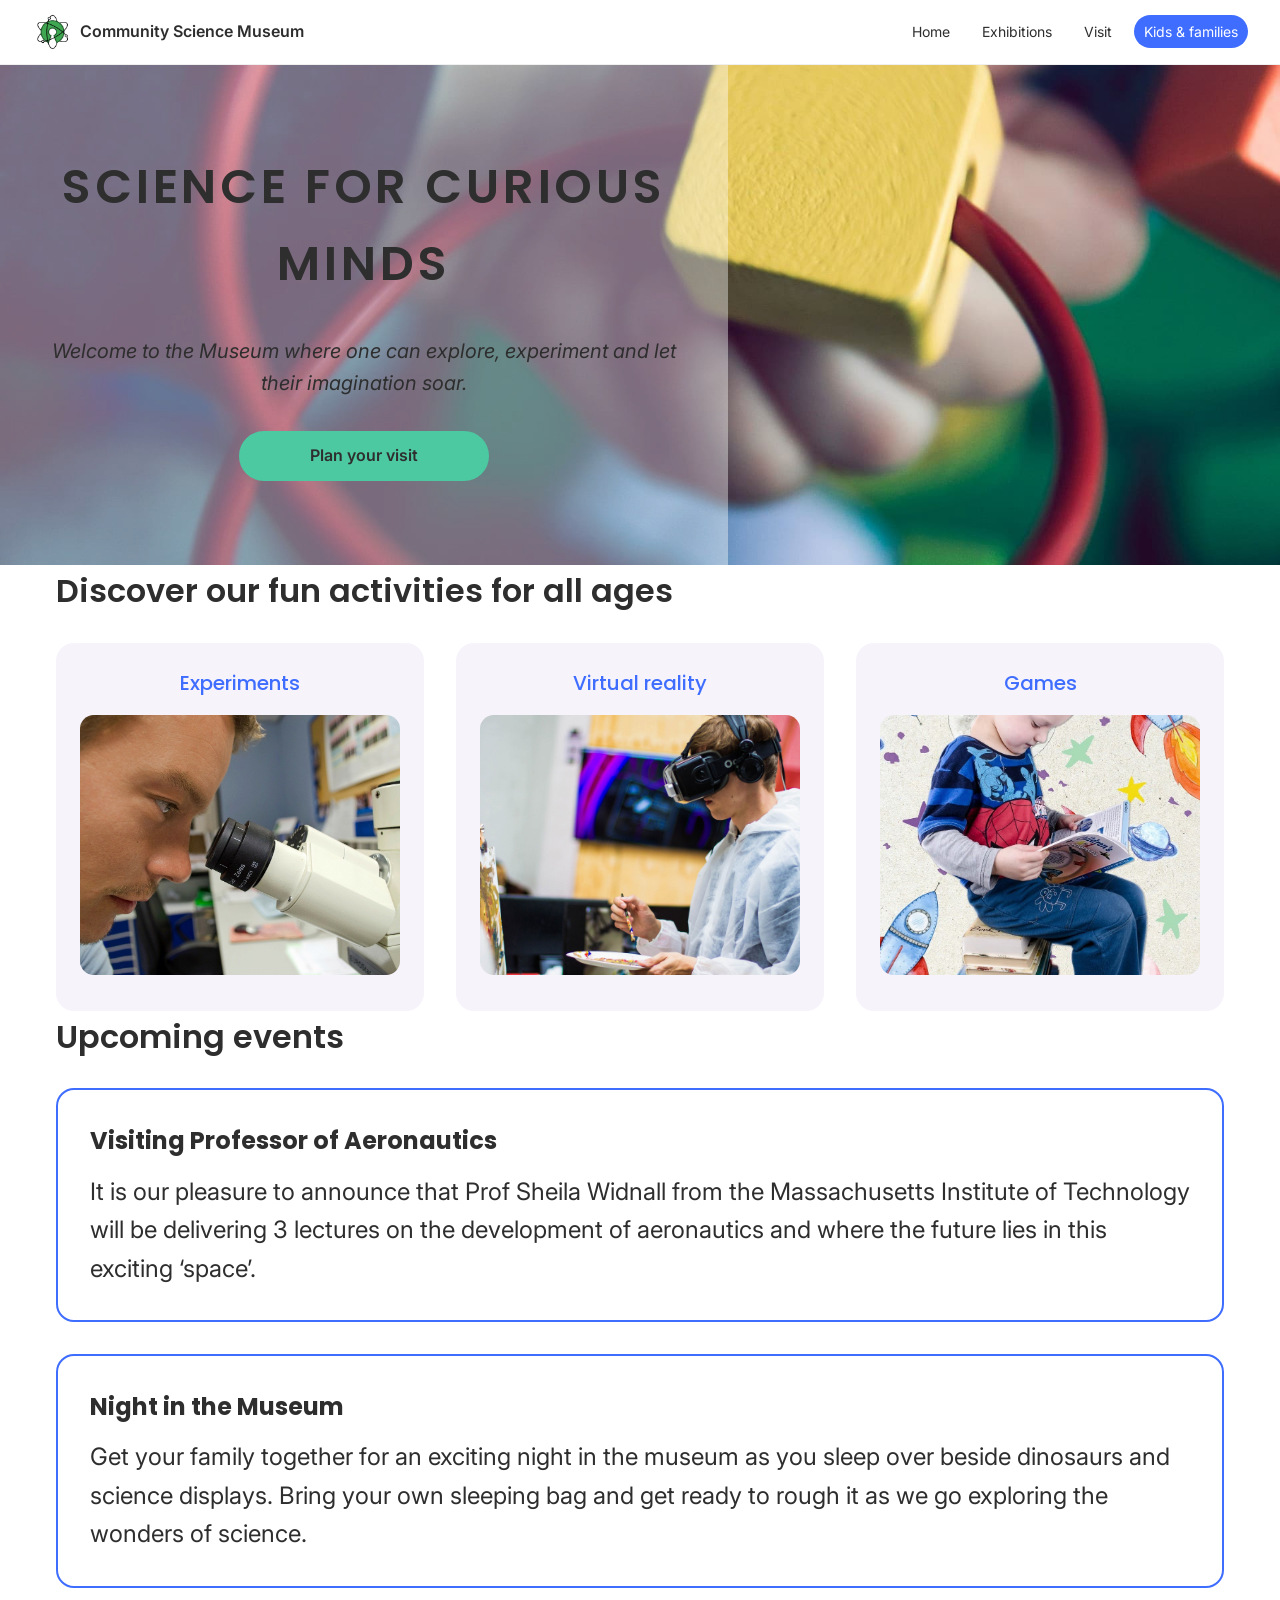
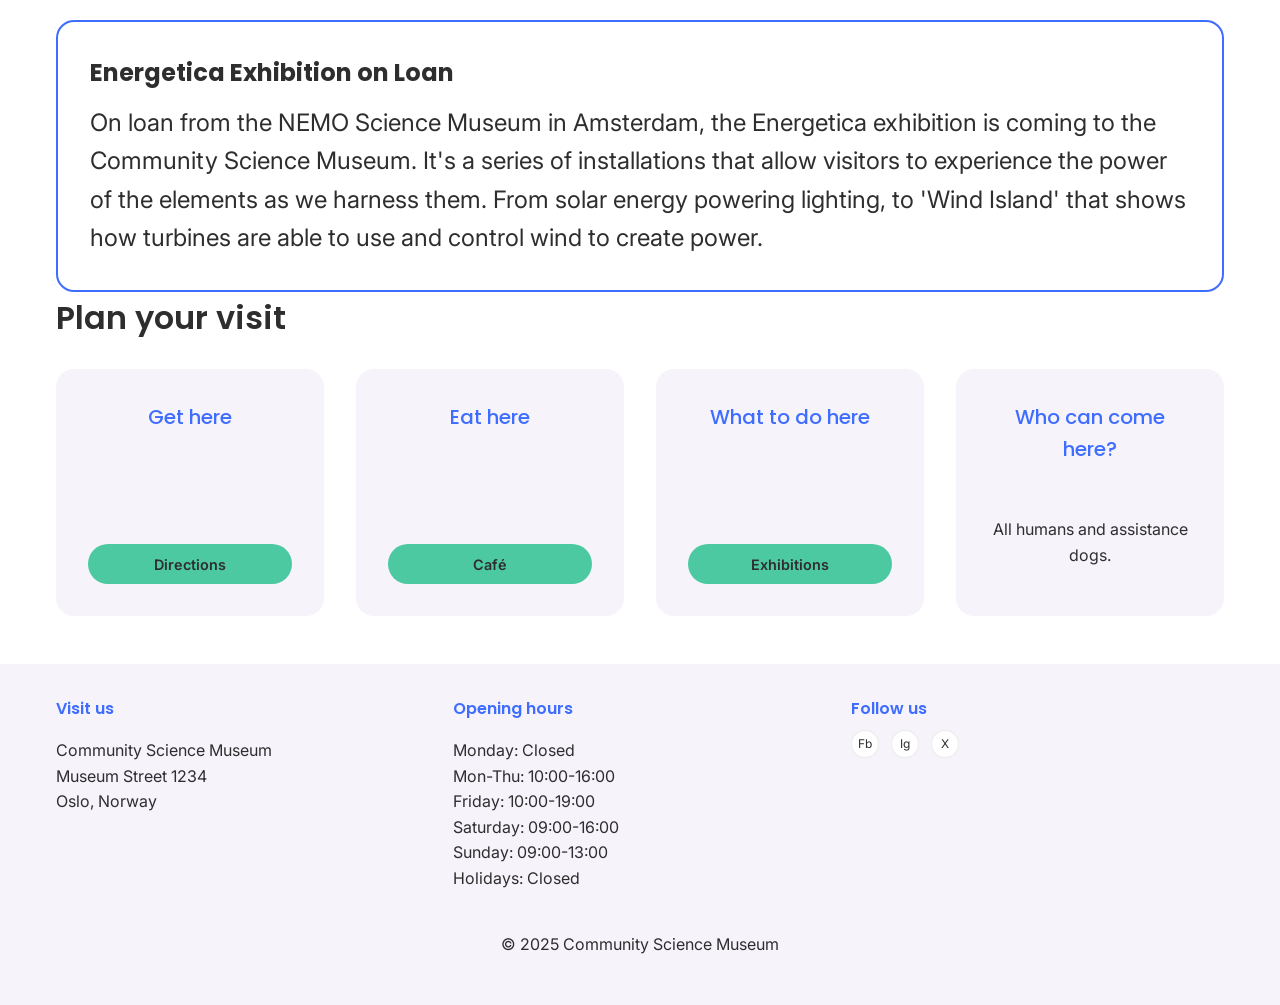
<file: pages/kids.html>
<!DOCTYPE html>
<html lang="en">
<head>
    <meta charset="UTF-8">
    <meta name="viewport" content="width=device-width, initial-scale=1.0">
    <title>Community Science Museum - Home</title>
    <link rel="stylesheet" href="../css/style.css">

    <meta name="description" content="Explore the wonders of science at the Community Science Museum. Discover exhibits, events, and educational resources for all ages.">

    <!--Google fonts-->
    <link href="https://fonts.googleapis.com/css2?family=Inter:wght@300;400;500;600&family=Poppins:wght@400;500;600&display=swap" rel="stylesheet">

    <link rel="stylesheet" href="../css/style.css" />
</head>
<body>
    <header class="site-header">
    <div class="container header-inner">
      <a href="../index.html" class="logo">
        <img src="../icons/logo.jpg" alt="Community Science Museum logo" class="logo-icon"/>
        <span class="logo-text">Community Science Museum</span>
      </a>

      <nav class="main-nav" aria-label="Main navigation">
        <ul>
          <li><a href="../index.html" class="nav-link">Home</a></li>
          <li><a href="exhibitions.html" class="nav-link">Exhibitions</a></li>
          <li><a href="visit.html" class="nav-link">Visit</a></li>
          <li><a href="kids.html" class="nav-link active">Kids & families</a></li>
        </ul>
      </nav>
    </div>
  </header>

<main>
      <!-- HERO -->
  <section class="hero hero-kids">
    <div class="hero-overlay hero-overlay-left hero-overlay-40 hero-overlay-kids">
      <h1 class="hero-title">SCIENCE FOR CURIOUS MINDS</h1>
      <p class="kids-hero-tagline">
        <em>Welcome to the Museum where one can explore, experiment and let their imagination soar.</em>
      </p>

      <a href="visit.html" class="btn btn-secondary btn-fixed">Plan your visit</a>
    </div>
  </section>

  <!-- ACTIVITIES -->
  <section class="section kids-activities">
    <div class="container">
      <h2 class="section-title section-title-center">Discover our fun activities for all ages</h2>

      <div class="card-grid kids-activities-grid">
        <article class="card activity-card">
          <h3 class="activity-title">Experiments</h3>
          <img src="../images/microscope.jpg" alt="Science experiment activity" />
        </article>

        <article class="card activity-card">
          <h3 class="activity-title">Virtual reality</h3>
          <img src="../images/vr-headset.jpg" alt="Virtual reality activity at the museum" />
        </article>

        <article class="card activity-card">
          <h3 class="activity-title">Games</h3>
          <img src="../images/kid-reading.jpg" alt="Interactive science games for kids" />
        </article>
      </div>
    </div>
  </section>

  <!-- UPCOMING EVENTS -->
  <section class="section kids-events">
    <div class="container">
      <h2 class="section-title">Upcoming events</h2>

      <div class="events-stack">
        <article class="card event-card">
          <h3 class="event-title">Visiting Professor of Aeronautics</h3>
          <p>
            It is our pleasure to announce that Prof Sheila Widnall from the Massachusetts Institute of Technology will be delivering 3
            lectures on the development of aeronautics and where the future lies in this exciting ‘space’.
          </p>
        </article>

        <article class="card event-card">
          <h3 class="event-title">Night in the Museum</h3>
          <p>
            Get your family together for an exciting night in the museum as you sleep over beside dinosaurs and science displays.
            Bring your own sleeping bag and get ready to rough it as we go exploring the wonders of science.
          </p>
        </article>

        <article class="card event-card">
          <h3 class="event-title">Energetica Exhibition on Loan</h3>
          <p>
            On loan from the NEMO Science Museum in Amsterdam, the Energetica exhibition is coming to the Community Science Museum.
            It's a series of installations that allow visitors to experience the power of the elements as we harness them.
            From solar energy powering lighting, to 'Wind Island' that shows how turbines are able to use and control wind to create power.
          </p>
        </article>
      </div>
    </div>
  </section>

  <!-- PLAN YOUR VISIT (4 CARDS) -->
  <section class="section kids-plan">
    <div class="container">
      <h2 class="section-title section-title-center">Plan your visit</h2>

      <div class="card-grid kids-plan-grid">
        <article class="card plan-card">
          <h3>Get here</h3>
          <a class="btn btn-primary btn-small" href="visit.html">Directions</a>
        </article>

        <article class="card plan-card">
          <h3>Eat here</h3>
          <a class="btn btn-primary btn-small" href="visit.html">Café</a>
        </article>

        <article class="card plan-card">
          <h3>What to do here</h3>
          <a class="btn btn-primary btn-small" href="exhibitions.html">Exhibitions</a>
        </article>

        <article class="card plan-card">
          <h3>Who can come here?</h3>
          <p>All humans and assistance dogs.</p>
        </article>
      </div>
    </div>
  </section>
</main>

<footer class="site-footer">
    <div class="container footer-grid">
      <section class="footer-section">
        <h2 class="footer-heading">Visit us</h2>
        <p>Community Science Museum<br>
        Museum Street 1234<br>
        Oslo, Norway</p>
      </section>

      <section class="footer-section">
        <h2 class="footer-heading">Opening hours</h2>
        <p>
        Monday: Closed<br>
        Mon-Thu: 10:00-16:00<br>
        Friday: 10:00-19:00<br>
        Saturday: 09:00-16:00<br>
        Sunday: 09:00-13:00<br>
        Holidays: Closed<br>
        </p>
      </section>

      <section class="footer-section">
        <h2 class="footer-heading">Follow us</h2>
        <div class="footer-icons" aria-label="Social media">
          <a href="#" aria-label="Visit us on Facebook">Fb</a>
          <a href="#" aria-label="Visit us on Instagram">Ig</a>
          <a href="#" aria-label="Visit us on X">X</a>
        </div>
      </section>
    </div>

    <div class="footer-bottom">
      <p>© 2025 Community Science Museum</p>
    </div>
  </footer>
</body>
</html>
</file>
<file: css/style.css>
/* ==== RESET-ish ==== */
*,
*::before,
*::after {
  box-sizing: border-box;
}

body {
  margin: 0;
  font-family: "Inter", system-ui, -apple-system, BlinkMacSystemFont, sans-serif;
  color: #2E2E2E;
  background-color: #FFFFFF;
  line-height: 1.6;
}

/* ==== DESIGN TOKENS ==== */
:root {
  --color-primary: #3E6DFF;
  --color-secondary: #A68EFF;
  --color-bg: #FFFFFF;
  --color-text: #2E2E2E;
  --color-card: #F6F3FB;
  --color-cta: #4CC9A1;

  --radius-card: 16px;
  --shadow-soft: 0 8px 24px rgba(0, 0, 0, 0.06);

  --space-xs: 4px;
  --space-s: 8px;
  --space-m: 16px;
  --space-l: 24px;
  --space-xl: 32px;
  --space-xxl: 48px;
}

/* ==== GLOBAL LAYOUT ==== */
.container {
  width: 100%;
  max-width: 1200px;
  margin: 0 auto;
  padding-inline: 16px;
}

/* Headings */
h1, h2, h3 {
  font-family: "Poppins", system-ui, -apple-system, system-ui, -apple-system, BlinkMacSystemFont, 'Segoe UI', Roboto, Oxygen, Ubuntu, Cantarell, 'Open Sans', 'Helvetica Neue', sans-serif;
  margin-top: 0;
  color: var(--color-text);
}

h1 {
  font-size: clamp(32px, 4vw, 48px);
  font-weight: 600;
}

h2 {
  font-size: clamp(24px, 3vw, 32px);
  font-weight: 600;
}

h3 {
  font-size: 20px;
  font-weight: 500;
}

/* Paragraphs */
p {
  line-height: 1.6;
  font-size: 16px;
}

/* Links */
a {
  color: inherit;
  text-decoration: none;
}

a:focus-visible {
  outline: 3px solid var(--color-primary);
  outline-offset: 2px;
}

/* ==== HEADER & NAV ==== */
.site-header {
  background-color: #FFFFFF;
  border-bottom: 1px solid rgba(0, 0, 0, 0.06);
  position: sticky;
  top: 0;
  z-index: 10;
}

.site-header .container {
  max-width: 100%;
  padding-inline: 32px;
}

.header-inner {
  display: flex;
  align-items: center;
  justify-content: space-between;
  padding-block: 12px;
  gap: 16px;
}

/* Logo */
.logo {
  display: flex;
  align-items: center;
  gap: 8px;
  text-decoration: none;
}

.logo-icon {
  width: 40px;
  height: 40px;
  object-fit: contain;
}

.logo-text {
  font-weight: 600;
  color: var(--color-text);
}

.logo-mark {
  width: 32px;
  height: 32px;
  border-radius: 999px;
  background: var(--color-primary);
  color: white;
  font-size: 14px;
  font-weight: 600;
  display: inline-flex;
  align-items: center;
  justify-content: center;
}

@media (max-width: 600px) {
  .site-header .container {
    padding-inline: 16px;
  }
}

/* Nav */
.main-nav ul {
  list-style: none;
  display: flex;
  align-items: center;
  gap: 12px;
  padding: 0;
  margin: 0;
  flex-wrap: wrap; /* allows wrapping on small screens */
}

.nav-link {
  font-size: 14px;
  padding: 8px 10px;
  border-radius: 999px;
}

.nav-link:hover {
  background-color: rgba(62, 109, 255, 0.08);
}

.nav-link.active {
  background-color: var(--color-primary);
  color: #FFFFFF;
}

/* ==== FOOTER ==== */
.site-footer {
  margin-top: var(--space-xxl);
  background-color: var(--color-card);
  padding-block: var(--space-xl);
  font-size: 14px;
}

.footer-grid {
  display: grid;
  gap: var(--space-l);
}

.footer-heading {
  font-size: 16px;
  color: var(--color-primary);
  margin-bottom: var(--space-s);
}

.footer-icons a {
  display: inline-flex;
  align-items: center;
  justify-content: center;
  width: 28px;
  height: 28px;
  border-radius: 999px;
  background: #FFFFFF;
  border: 1px solid rgba(0, 0, 0, 0.08);
  font-size: 12px;
  margin-right: 8px;
}

.footer-bottom {
  text-align: center;
  margin-top: var(--space-l);
  font-size: 13px;
}

/* Footer: make 3 columns on wider screens */
@media (min-width: 768px) {
  .footer-grid {
    grid-template-columns: repeat(3, minmax(0, 1fr));
  }
}

.btn {
  display: inline-flex;
  align-items: center;
  justify-content: center;
  padding: 0.9rem 1.8rem;
  border-radius: 999px;
  font-weight: 600;
  font-size: 1rem;
  text-decoration: none;
  border: 2px solid transparent;
  cursor: pointer;
  transition: transform 0.15s ease, box-shadow 0.15s ease, background-color 0.15s ease, border-color 0.15s ease;
}

.btn-primary {
  background-color: var(--color-cta);
  color: var(--color-text);
}

 .btn-primary:hover, .btn-primary:focus-visible {
  background-color: #3ca884;
  color: var(--color-text);
  transform: translate(-1px);
  box-shadow: 0 6px 15px rgba(60, 168, 132, 0.3);
}

.btn-secondary {
  background-color: var(--color-cta);
  color: var(--color-text);
  border-color: var(--color-cta);
}

.btn-secondary:hover, .btn-secondary:focus-visible {
  background-color: var(--color-bg);
  color: var(--color-text);
}

.btn-wide {
  width: 100%;
  max-width: 310px;
}

.btn-small {
  width: auto;            
  min-width: 140px;       
  height: 40px;           
  padding: 0 1.25rem;
  font-size: 0.9rem;     
}

.hero {
    min-height: 600px;
    display: flex;
    align-items: stretch;
    justify-content: flex-start;
}

.hero-home {
    background-image: url(../images/hero-home.jpg);
    background-size: cover;
    background-position: center;
}

.hero-overlay {
    background-color: #FFFFFF;
    max-width: 728px;
    padding: 3rem 3.5rem;
    display: flex;
    flex-direction: column;
    justify-content: center;
}

.hero-overlay-40 {
    background-color: rgba(255, 255, 255, 0.4);
}

.hero-title {
    font-size: 3rem;
    letter-spacing: 0.08em;
    text-transform: uppercase;
    margin-bottom: 1rem;
}

.hero-text {
    font-size: 1.05rem;
    max-width: 32rem;
    margin-bottom: 2rem;
}

.hero-actions {
    display: flex;
    gap: 1rem;
    flex-wrap: wrap;
}

.exhibitions {
    background-color: #fdfcff;
}

.card-grid {
    display: grid;
    gap: 1.5rem;
}

.exhibitions-grid {
    grid-template-columns: repeat(4, minmax(0, 1fr));
}

.card {
    background-color: var(--color-card);
    border-radius: 18px;
    padding: 1rem;
    overflow: hidden;
}

.card img {
    width: 100%;
    height: 160px;
    object-fit: cover;
    border-radius: 12px;
    margin-bottom: 0.75rem;
}

.exhibition-card h3 {
    font-size: 1.1rem;
    margin-bottom: 0.4rem;
}

.exhibition-card p {
    font-size: 0.95rem;
}

.audience-block {
    display: grid;
    grid-template-columns: minmax(0, 1.1fr) minmax(0, 1.6fr);
    gap: 2rem;
    align-items: start;
    margin-bottom: 3rem;
}

.audience-image img {
    width: 100%;
    border-radius: 18px;
    object-fit: cover;
}

.audience-content h3 {
    font-size: 1.4rem;
    margin-bottom: 1rem;
}

.audience-content p + p {
    margin-top: 0.75rem;
}

.audience-content .btn {
    margin-top: 1.5rem;
}

.visit-summary {
    background-color: #faf8ff;
}

.visit-grid {
    display: grid;
    grid-template-columns: repeat(3, minmax(0, 1fr));
    gap: 1.5rem;
}

.info-card {
    border-radius: 18px;
    padding: 1.25rem;
    border: 2px solid var(--color-primary);
    background-color: #FFFFFF;
    display: flex;
    flex-direction: column;
    gap: 0.75rem;
}

.info-card h3 {
    font-size: 1.1rem;
    margin-bottom: 0.25rem;
}

.info-card-image {
    width: 100%;
    margin-top: 0.75rem;
    border-radius: 10px;
    object-fit: cover;
}

@media (max-width: 900px) {
    .hero {
        min-height: 420px;
}

.hero-overlay {
    max-width: none;
    width: 100%;
    padding: 2rem 1.5rem;
}

.hero-title {
    font-size: 2.2rem;
}

.hero-actions {
    flex-direction: column;
    align-items: stretch;
}

.exhibitions-grid, .visit-grid {
    grid-template-columns: repeat(2, minmax(0, 1fr));
}

.audience-block {
    grid-template-columns: minmax(0, 1fr);
}
}

@media (max-width: 600px) {
    .exhibitions-grid, .visit-grid {
        grid-template-columns: minmax(0, 1fr);
    }

.section {
    padding: 4rem 0;
}

.section-title {
    font-size: 1.7rem;
}
}

/*==== EXHIBITIONS HERO SECTION ====*/
.hero-exhibitions {
    background-image: url(../images/hero-exhibitions.jpg);
    background-size: cover;
    background-position: center;
}

/* right side overlay */
.hero-overlay-right {
    margin-left: auto;
    align-items: center;
    text-align: center;
}

.hero-overlay-40 {
    background-color: rgba(255, 255, 255, 0.4);
}

.hero-text-block p {
    margin: 0 0 0.75rem;
}

.btn-fixed {
    width: 250px;
    height: 50px;
    padding: 0;
}

/*====Stacked cards exhibition section====*/
.expo-stack .container {
    display: grid;
    gap: 2rem;
}

.expo-card {
    background: var(--color-card);
    border-radius: 18px;
    padding: 1.5rem;
    display: grid;
    grid-template-columns: minmax(0, 1fr) minmax(0, 1.4fr);
    gap: 2rem;
    align-items: center;
}

.expo-media img {
    width: 100%;
    height: 320px;
    object-fit: cover;
    border-radius: 14px;
    display: block;
}

.expo-title {
    margin-bottom: 1rem;
    color: var(--color-primary);
    text-align: center;
}

.expo-content p + p {
    margin-top: 0.8rem;
}

@media (max-width: 900px) {
    .expo-card {
        grid-template-columns: 1fr;
    }

    .expo-media img {
        height: 240px;
    }

    .hero-overlay-right {
        margin-left: 0;
        width: 100%;
    }
}

/* ===== VISIT HERO ===== */
.hero-visit {
  min-height: 400px;
  background-image: url("../images/hero-visit.jpg"); /* change to your actual hero */
  background-size: cover;
  background-position: center;
  display: flex;
  align-items: stretch;
  justify-content: flex-end; /* overlay on RIGHT */
}

.hero-overlay-visit {
  width: 728px;
  min-height: 400px;
  display: flex;
  flex-direction: column;
  justify-content: center;
  align-items: center; /* centered title inside overlay */
  text-align: center;
  padding: 2rem 3rem;
}

/* 40% opacity overlay */
.hero-overlay-40 {
  background-color: rgba(255, 255, 255, 0.4);
}

/* ===== VISIT TOP GRID ===== */
.visit-top-grid {
  grid-template-columns: repeat(2, minmax(0, 1fr));
}

/* shared card title style for visit page */
.card-title {
  color: var(--color-primary);
  font-size: 1.6rem; /* H2-ish */
  margin-bottom: 0.75rem;
}

/* ===== LOCATION CARD (FULL WIDTH) ===== */
.location-card {
  background: var(--color-card);
  border-radius: 18px;
  padding: 1.5rem;
  display: grid;
  grid-template-columns: 2fr 2fr;
  gap: 2rem;
  align-items: center;
}

.location-map img {
  width: 400px;
  height: 200px;
  border-radius: 14px;
  display: block;
}

/* ===== ACCESSIBILITY + RIGHT STACK ===== */
.visit-bottom-grid {
  display: grid;
  grid-template-columns: 1.2fr 0.8fr;
  gap: 2rem;
  align-items: start;
}

.accessibility-card {
  background: var(--color-card);
  padding: 1.5rem;
  border-radius: 18px;
}

.accessibility-image {
  width: 100%;
  height: 150px;         
  object-fit: cover;
  border-radius: 14px;
  display: block;
  margin-top: 2rem;
}

.stacked-side {
  display: grid;
  gap: 2rem;
}

.visit-top, .visit-location, .visit-bottom {
  margin-bottom: 2rem;
}

/* ===== RESPONSIVE ===== */
@media (max-width: 900px) {
  .hero-visit {
    justify-content: flex-start;
  }

  .hero-overlay-visit {
    width: 100%;
    min-height: auto;
  }

  .visit-top-grid {
    grid-template-columns: 2fr;
  }

  .location-card {
    grid-template-columns: 1fr;
  }

  .visit-bottom-grid {
    grid-template-columns: 2fr;
  }
}

/* ===== KIDS PAGE HERO ===== */
.hero-kids {
  min-height: 500px;
  background-image: url("../images/hero-kids.jpg");
  background-size: cover;
  background-position: center;
  display: flex;
  align-items: stretch;
  justify-content: flex-start;
}

.hero-overlay-kids {
  width: 728px;
  min-height: 500px;
  display: flex;
  flex-direction: column;
  justify-content: center;
  align-items: center; 
  text-align: center;
  padding: 2.5rem 3rem;
}

.kids-hero-tagline {
  font-size: 20px;
  margin: 1rem 0 2rem;
}

/* ===== ACTIVITIES (3 cards) ===== */
.kids-activities-grid {
  grid-template-columns: repeat(3, minmax(0, 1fr));
  gap: 2rem;
}

.activity-card {
  padding: 1.5rem;
  border-radius: 18px;
  background: var(--color-card);
  text-align: center;
}

.activity-title {
  margin-bottom: 1rem;
  color: var(--color-primary);
}

.activity-card img {
  width: 100%;
  height: 260px;
  object-fit: cover;
  border-radius: 14px;
  display: block;
}

/* ===== UPCOMING EVENTS ===== */
.events-stack {
  display: grid;
  gap: 2rem;
}

.event-card {
  padding: 2rem;
  border-radius: 18px;
  background: #ffffff;
  border: 2px solid var(--color-primary);
}

.event-title {
  font-size: 24px;
  font-weight: 700;
  margin-bottom: 0.75rem;
}

.event-card p {
  font-size: 24px;
  margin: 0;
}

/* ===== PLAN YOUR VISIT (4 cards) ===== */
.kids-plan-grid {
  grid-template-columns: repeat(4, minmax(0, 1fr));
  gap: 2rem;
}

.plan-card {
  padding: 2rem;
  border-radius: 18px;
  background: var(--color-card);
  text-align: center;
  flex-direction: column;
  display: flex;
  gap: 1rem;
  justify-content: space-between;
  align-content: start;
}

.plan-card h3 {
  color: var(--color-primary);
}

/* ===== RESPONSIVE ===== */
@media (max-width: 900px) {
  .hero-overlay-kids {
    width: 100%;
    min-height: auto;
  }

  .kids-activities-grid {
    grid-template-columns: 1fr;
  }

  .kids-plan-grid {
    grid-template-columns: repeat(2, minmax(0, 1fr));
  }

  .event-card p {
    font-size: 18px; 
  }
}

@media (max-width: 600px) {
  .kids-plan-grid {
    grid-template-columns: 1fr;
  }
}

/* ====== MOBILE ADJUSTMENTS ====== */

/* Base */
img {
  max-width: 100%;
  height: auto;
  display: block;
}

/* Primary mobile breakpoint */
@media (max-width: 768px) {
  /* Container padding */
  .container {
    padding: 0 16px;
  }

  /* Sections, tight but roomy */
  .section {
    padding: 3rem 0;
  }

  /* NAV*/
  .main-nav ul {
    gap: 8px;
    justify-content: flex-end;
  }

  .nav-link {
    padding: 8px 10px;
    font-size: 14px;
  }

  /* HERO, full size overlay */
  .hero {
    min-height: auto;
  }

  .hero-overlay,
  .hero-overlay-visit,
  .hero-overlay-kids {
    width: 100%;
    min-height: auto;
    padding: 2rem 1.5rem;
    margin: 0; 
  }

  /* Buttons: full-width on mobile */
  .btn,
  .btn-fixed,
  .btn-wide {
    width: 100%;
    max-width: 100%;
  }

  .btn-fixed {
    height: 48px;
  }

  /* Homepage grids */
  .exhibitions-grid {
    grid-template-columns: 1fr;
  }

  .visit-grid {
    grid-template-columns: 1fr;
  }

  /* Audience stack */
  .audience-block {
    grid-template-columns: 1fr;
  }

  /* Exhibitions page stacked cards (image + text) */
  .expo-card {
    grid-template-columns: 1fr;
    padding: 1.5rem;
  }

  .expo-media img {
    height: 220px;
  }

  /* Visit page */
  .visit-top-grid {
    grid-template-columns: 1fr;
  }

  .location-card {
    grid-template-columns: 1fr;
  }

  .visit-bottom-grid {
    grid-template-columns: 1fr;
  }

  /* Kids page */
  .kids-activities-grid {
    grid-template-columns: 1fr;
  }

  .kids-plan-grid {
    grid-template-columns: 1fr;
  }

  .activity-card img {
    height: 220px;
  }

  /* Event card text smaller */
  .event-card p {
    font-size: 18px;
  }
}

/* Smallest screens */
@media (max-width: 480px) {
  .hero-title {
    font-size: 2rem;
  }

  .section-title {
    font-size: 1.6rem;
  }

  .logo-text {
    display: none; 
  }
}
</file>
